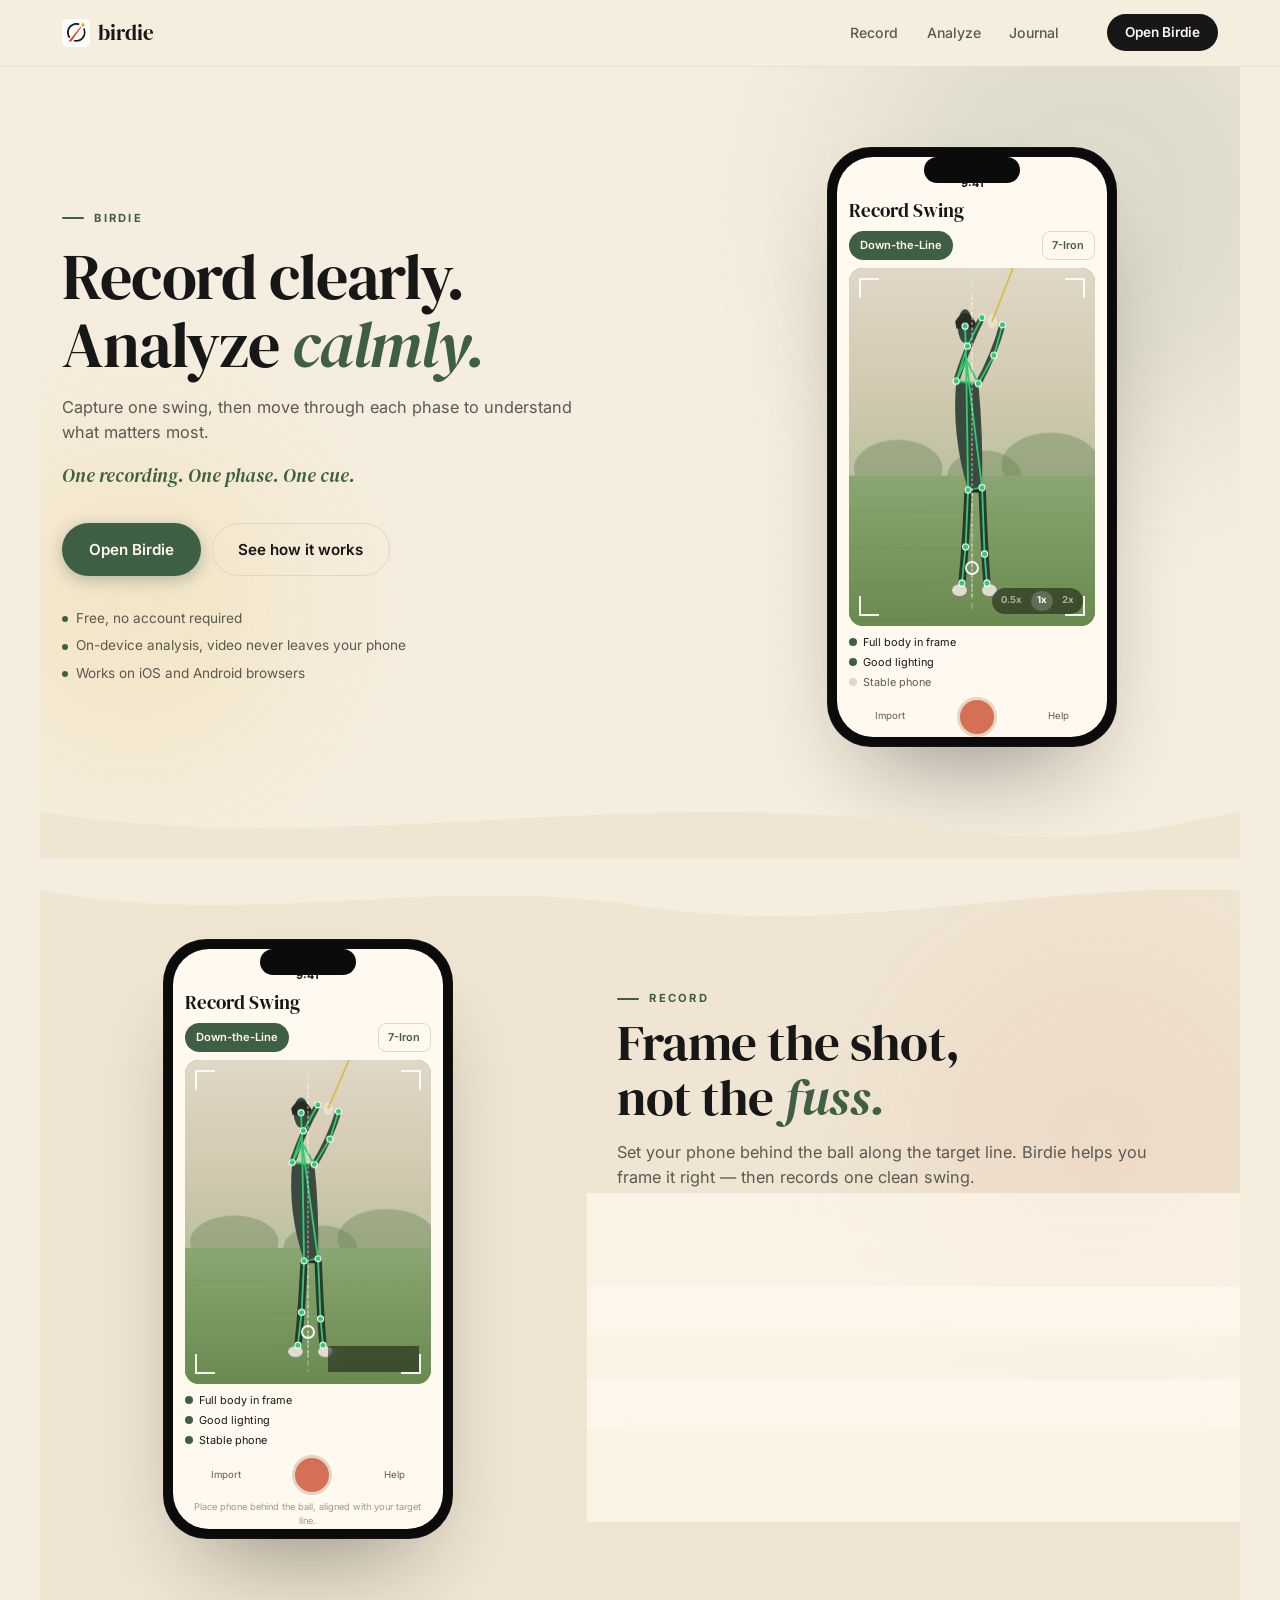
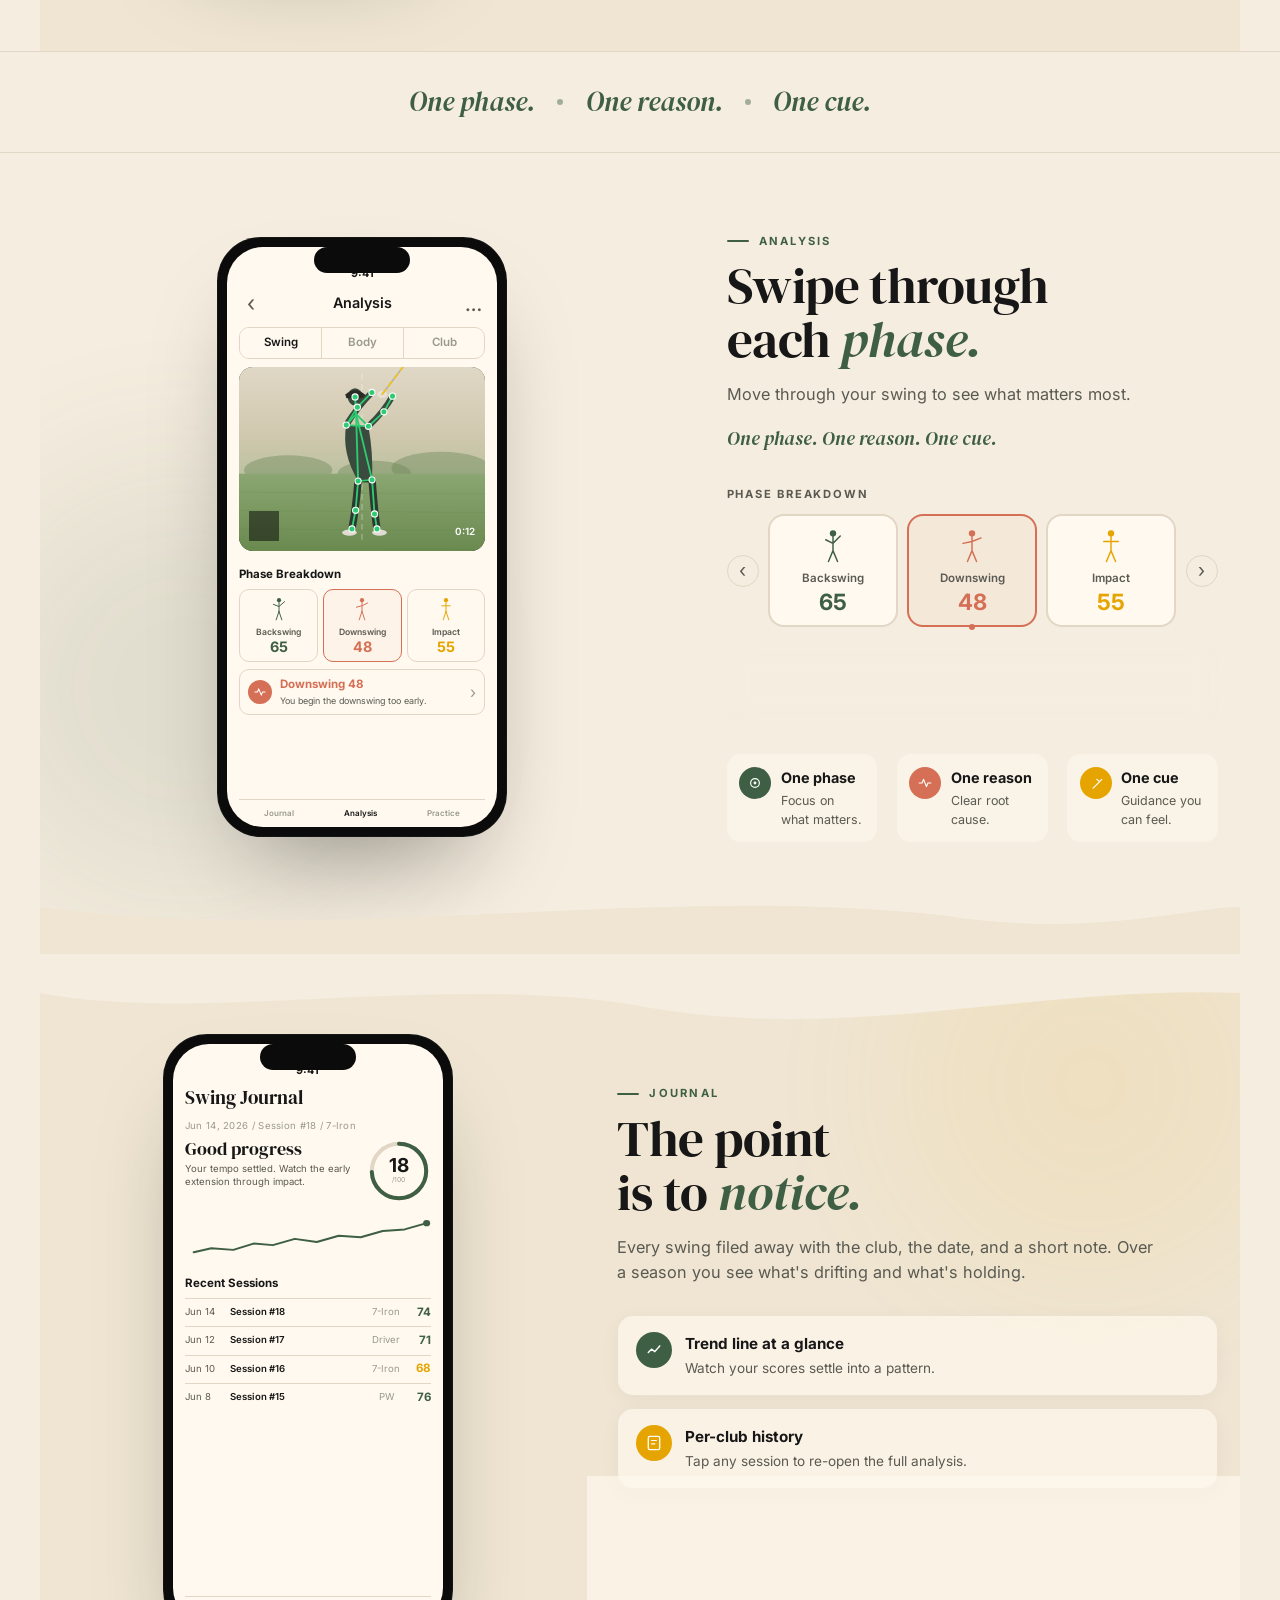
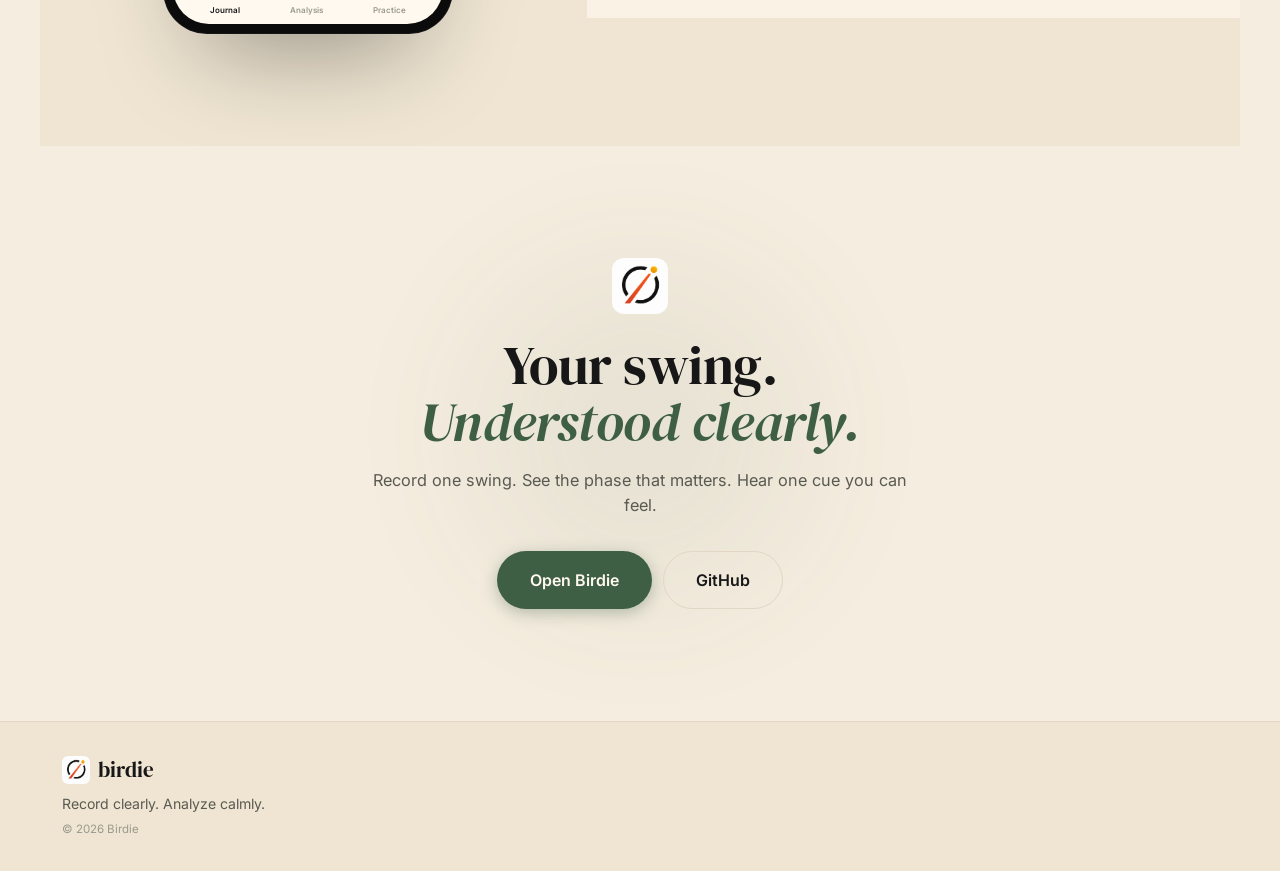
<file: site/index.html>
<!DOCTYPE html>
<html lang="en">
<head>
  <meta charset="UTF-8">
  <meta name="viewport" content="width=device-width, initial-scale=1.0">
  <meta name="theme-color" content="#F5EDDF">
  <title>Birdie — Record clearly. Analyze calmly.</title>
  <meta name="description" content="Capture one swing. See the phase that matters. Hear one cue you can feel.">
  <link rel="icon" type="image/png" href="../assets/birdie-icon.png">
  <link rel="preconnect" href="https://fonts.googleapis.com">
  <link rel="preconnect" href="https://fonts.gstatic.com" crossorigin>
  <link href="https://fonts.googleapis.com/css2?family=DM+Serif+Display:ital@0;1&family=Inter:wght@400;500;600;700&display=swap" rel="stylesheet">
  <link rel="stylesheet" href="style.css">
</head>
<body>

<!-- ====== NAV ====== -->
<header class="nav">
  <div class="nav-inner">
    <a href="#" class="brand">
      <img src="../assets/birdie-icon.png" alt="" class="brand-logo">
      <span class="brand-word">birdie</span>
    </a>
    <nav class="nav-links">
      <a href="#record">Record</a>
      <a href="#analyze">Analyze</a>
      <a href="#journal">Journal</a>
    </nav>
    <a href="../index.html" class="nav-cta">Open Birdie</a>
  </div>
</header>

<!-- ====================================================
     HERO
     ==================================================== -->
<section class="hero">
  <!-- Background blobs -->
  <div class="blob blob-1" aria-hidden="true"></div>
  <div class="blob blob-2" aria-hidden="true"></div>
  <div class="dot-grid" aria-hidden="true"></div>

  <div class="hero-inner">
    <div class="hero-copy reveal">
      <p class="eyebrow">Birdie</p>
      <h1>Record clearly.<br>Analyze <em>calmly.</em></h1>
      <p class="lede">
        Capture one swing, then move through each phase
        to understand what matters most.
      </p>
      <p class="tagline">One recording. One phase. One cue.</p>
      <div class="hero-actions">
        <a class="btn btn-primary" href="../index.html">
          <span class="btn-glow"></span>Open Birdie
        </a>
        <a class="btn btn-ghost" href="#record">See how it works</a>
      </div>
      <ul class="hero-meta">
        <li><span class="meta-dot"></span>Free, no account required</li>
        <li><span class="meta-dot"></span>On-device analysis, video never leaves your phone</li>
        <li><span class="meta-dot"></span>Works on iOS and Android browsers</li>
      </ul>
    </div>

    <div class="hero-visual reveal reveal-right" aria-hidden="true">
      <div class="iphone float-anim">
        <div class="iphone-frame">
          <div class="notch"></div>
          <div class="screen">
            <div class="ph-bar"><span>9:41</span></div>
            <div class="ph-hdr"><span class="ph-title serif">Record Swing</span></div>
            <div class="ph-tabs-row">
              <span class="ph-tab active">Down-the-Line</span>
              <span class="ph-club">7-Iron</span>
            </div>
            <div class="cam-area">
              <canvas class="swing-canvas"></canvas>
              <span class="bk tl"></span><span class="bk tr"></span>
              <span class="bk bl"></span><span class="bk br"></span>
              <div class="cam-target-line"></div>
              <div class="cam-ball"></div>
              <div class="cam-zoom"><span>0.5x</span><span class="active">1x</span><span>2x</span></div>
            </div>
            <div class="ph-checks">
              <span class="chk ok">Full body in frame</span>
              <span class="chk ok">Good lighting</span>
              <span class="chk">Stable phone</span>
            </div>
            <div class="ph-rec-row">
              <span class="rec-label">Import</span>
              <span class="rec-btn pulse-rec"></span>
              <span class="rec-label">Help</span>
            </div>
          </div>
        </div>
      </div>

    </div>
  </div>

  <!-- Wave divider -->
  <svg class="wave" viewBox="0 0 1440 100" preserveAspectRatio="none" aria-hidden="true">
    <path d="M0 40 C360 100 720 0 1080 60 C1260 90 1380 50 1440 40 L1440 100 L0 100 Z" fill="#EFE5D2"/>
  </svg>
</section>

<!-- ====================================================
     RECORD SECTION
     ==================================================== -->
<section id="record" class="split bg-alt">
  <div class="blob blob-3" aria-hidden="true"></div>
  <div class="split-inner">
    <div class="split-phone reveal reveal-left">
      <div class="iphone float-anim float-delay-1">
        <div class="iphone-frame">
          <div class="notch"></div>
          <div class="screen">
            <div class="ph-bar"><span>9:41</span></div>
            <div class="ph-hdr"><span class="ph-title serif">Record Swing</span></div>
            <div class="ph-tabs-row">
              <span class="ph-tab active">Down-the-Line</span>
              <span class="ph-club">7-Iron</span>
            </div>
            <div class="cam-area tall">
              <canvas class="swing-canvas"></canvas>
              <span class="bk tl"></span><span class="bk tr"></span>
              <span class="bk bl"></span><span class="bk br"></span>
              <div class="cam-target-line"></div>
              <div class="cam-ball"></div>
              <div class="cam-zoom"><span>0.5x</span><span class="active">1x</span><span>2x</span></div>
            </div>
            <div class="ph-checks">
              <span class="chk ok">Full body in frame</span>
              <span class="chk ok">Good lighting</span>
              <span class="chk ok">Stable phone</span>
            </div>
            <div class="ph-rec-row">
              <span class="rec-label">Import</span>
              <span class="rec-btn pulse-rec"></span>
              <span class="rec-label">Help</span>
            </div>
            <p class="ph-hint">Place phone behind the ball, aligned with your target line.</p>
          </div>
        </div>
      </div>
    </div>
    <div class="split-copy reveal">
      <p class="eyebrow">Record</p>
      <h2>Frame the shot,<br>not the <em>fuss.</em></h2>
      <p class="lede">
        Set your phone behind the ball along the target line.
        Birdie helps you frame it right — then records one clean swing.
      </p>
      <div class="feature-list">
        <div class="fl-card glass">
          <span class="fl-mark green-bg"><svg viewBox="0 0 22 22" fill="none"><circle cx="11" cy="11" r="7" stroke="#fff" stroke-width="1.6"/><circle cx="11" cy="11" r="2.5" fill="#fff"/></svg></span>
          <div><strong>Down-the-line by default</strong><p>The angle coaches actually want to see.</p></div>
        </div>
        <div class="fl-card glass">
          <span class="fl-mark amber-bg"><svg viewBox="0 0 22 22" fill="none"><path d="M3 11 Q11 5 19 11 Q11 17 3 11 Z" stroke="#fff" stroke-width="1.6" fill="none"/><circle cx="11" cy="11" r="2.5" fill="#fff"/></svg></span>
          <div><strong>Ultra-wide lens support</strong><p>Switch to 0.5x so the whole body fits.</p></div>
        </div>
        <div class="fl-card glass">
          <span class="fl-mark coral-bg"><svg viewBox="0 0 22 22" fill="none"><rect x="5" y="6" width="12" height="10" rx="2" stroke="#fff" stroke-width="1.6" fill="none"/><path d="M9 11 L13 13 L9 15 Z" fill="#fff"/></svg></span>
          <div><strong>Import from your library</strong><p>Pick an existing video. Same analysis.</p></div>
        </div>
      </div>
    </div>
  </div>
  <svg class="wave wave-flip" viewBox="0 0 1440 100" preserveAspectRatio="none" aria-hidden="true">
    <path d="M0 60 C240 10 480 80 720 40 C960 0 1200 70 1440 60 L1440 100 L0 100 Z" fill="#F5EDDF"/>
  </svg>
</section>

<!-- ====================================================
     TAGLINE STRIP
     ==================================================== -->
<section class="strip">
  <div class="strip-inner reveal">
    <em>One phase.</em>
    <span class="strip-dot"></span>
    <em>One reason.</em>
    <span class="strip-dot"></span>
    <em>One cue.</em>
  </div>
</section>

<!-- ====================================================
     ANALYZE SECTION
     ==================================================== -->
<section id="analyze" class="split split-reverse">
  <div class="blob blob-4" aria-hidden="true"></div>
  <div class="split-inner">
    <div class="split-copy reveal">
      <p class="eyebrow">Analysis</p>
      <h2>Swipe through<br>each <em>phase.</em></h2>
      <p class="lede">
        Move through your swing to see what matters most.
      </p>
      <p class="tagline">One phase. One reason. One cue.</p>

      <h4 class="callout-label">Phase Breakdown</h4>
      <div class="callout-phases reveal">
        <button class="cp-arrow">&lsaquo;</button>
        <div class="cp-chip hover-lift"><svg class="cp-fig" viewBox="0 0 32 44"><circle cx="16" cy="7" r="3.5" fill="#3F5F45"/><path d="M16 10 L16 26 M8 14 L16 18 L24 10 M16 26 L11 38 M16 26 L21 38" stroke="#3F5F45" stroke-width="1.6" stroke-linecap="round" fill="none"/></svg><span>Backswing</span><strong class="green">65</strong></div>
        <div class="cp-chip selected hover-lift"><svg class="cp-fig" viewBox="0 0 32 44"><circle cx="16" cy="7" r="3.5" fill="#D56F55"/><path d="M16 10 L16 26 M6 18 L16 16 L26 12 M16 26 L11 38 M16 26 L21 38" stroke="#D56F55" stroke-width="1.6" stroke-linecap="round" fill="none"/></svg><span>Downswing</span><strong class="coral">48</strong><span class="chip-dot pulse-dot"></span></div>
        <div class="cp-chip hover-lift"><svg class="cp-fig" viewBox="0 0 32 44"><circle cx="16" cy="7" r="3.5" fill="#E5A400"/><path d="M16 10 L16 26 M8 16 L24 16 M16 26 L11 38 M16 26 L21 38" stroke="#E5A400" stroke-width="1.6" stroke-linecap="round" fill="none"/></svg><span>Impact</span><strong class="amber">55</strong></div>
        <button class="cp-arrow">&rsaquo;</button>
      </div>

      <div class="callout-detail glass reveal">
        <span class="cd-mark"><svg viewBox="0 0 22 22" fill="none"><path d="M3 11 L7 11 L9 6 L13 16 L15 11 L19 11" stroke="#fff" stroke-width="1.8" stroke-linecap="round" stroke-linejoin="round"/></svg></span>
        <div class="cd-body"><strong class="coral">Downswing 48</strong><p>You begin the downswing too early.</p></div>
        <span class="cd-arrow">&rsaquo;</span>
      </div>

      <div class="three-badges reveal">
        <div class="badge hover-lift"><span class="badge-mark green-bg"><svg viewBox="0 0 22 22" fill="none"><circle cx="11" cy="11" r="6" stroke="#fff" stroke-width="1.6"/><circle cx="11" cy="11" r="2" fill="#fff"/></svg></span><div><strong>One phase</strong><p>Focus on what matters.</p></div></div>
        <div class="badge hover-lift"><span class="badge-mark coral-bg"><svg viewBox="0 0 22 22" fill="none"><path d="M3 11 L7 11 L9 6 L13 16 L15 11 L19 11" stroke="#fff" stroke-width="1.6" stroke-linecap="round" stroke-linejoin="round"/></svg></span><div><strong>One reason</strong><p>Clear root cause.</p></div></div>
        <div class="badge hover-lift"><span class="badge-mark amber-bg"><svg viewBox="0 0 22 22" fill="none"><path d="M7 18 L16 9 L19 6 M16 9 L12 6" stroke="#fff" stroke-width="1.6" stroke-linecap="round" stroke-linejoin="round"/></svg></span><div><strong>One cue</strong><p>Guidance you can feel.</p></div></div>
      </div>
    </div>

    <div class="split-phone reveal reveal-right">
      <div class="iphone float-anim float-delay-2">
        <div class="iphone-frame">
          <div class="notch"></div>
          <div class="screen">
            <div class="ph-bar"><span>9:41</span></div>
            <div class="ph-hdr">
              <button class="ph-back">&lsaquo;</button>
              <span class="ph-title-c">Analysis</span>
              <button class="ph-more">&hellip;</button>
            </div>
            <div class="ph-cat-tabs">
              <span class="ct active">Swing</span><span class="ct">Body</span><span class="ct">Club</span>
            </div>
            <div class="video-frame">
              <canvas class="swing-canvas"></canvas>
              <span class="vf-play"><svg viewBox="0 0 22 22" fill="none"><path d="M8 6 L17 11 L8 16 Z" fill="#fff"/></svg></span>
              <span class="vf-time">0:12</span>
            </div>
            <h4 class="ph-label">Phase Breakdown</h4>
            <div class="ph-phases">
              <div class="pp"><svg class="pp-fig" viewBox="0 0 28 40"><circle cx="14" cy="6" r="3" fill="#3F5F45"/><path d="M14 9 L14 22 M6 12 L14 15 L22 8 M14 22 L10 34 M14 22 L18 34" stroke="#3F5F45" stroke-width="1.4" stroke-linecap="round" fill="none"/></svg><span>Backswing</span><strong class="green">65</strong></div>
              <div class="pp sel"><svg class="pp-fig" viewBox="0 0 28 40"><circle cx="14" cy="6" r="3" fill="#D56F55"/><path d="M14 9 L14 22 M6 16 L14 14 L22 10 M14 22 L10 34 M14 22 L18 34" stroke="#D56F55" stroke-width="1.4" stroke-linecap="round" fill="none"/></svg><span>Downswing</span><strong class="coral">48</strong></div>
              <div class="pp"><svg class="pp-fig" viewBox="0 0 28 40"><circle cx="14" cy="6" r="3" fill="#E5A400"/><path d="M14 9 L14 22 M8 14 L20 14 M14 22 L10 34 M14 22 L18 34" stroke="#E5A400" stroke-width="1.4" stroke-linecap="round" fill="none"/></svg><span>Impact</span><strong class="amber">55</strong></div>
            </div>
            <div class="ph-detail-card">
              <span class="pdc-ico"><svg viewBox="0 0 22 22" fill="none"><path d="M3 11 L7 11 L9 6 L13 16 L15 11 L19 11" stroke="#fff" stroke-width="1.6" stroke-linecap="round" stroke-linejoin="round"/></svg></span>
              <div><strong class="coral">Downswing 48</strong><p>You begin the downswing too early.</p></div>
              <span class="pdc-arr">&rsaquo;</span>
            </div>
            <div class="ph-tab-bar">
              <span>Journal</span><span class="active">Analysis</span><span>Practice</span>
            </div>
          </div>
        </div>
      </div>

    </div>
  </div>
  <svg class="wave" viewBox="0 0 1440 100" preserveAspectRatio="none" aria-hidden="true">
    <path d="M0 40 C360 90 720 10 1080 50 C1260 80 1380 40 1440 40 L1440 100 L0 100 Z" fill="#EFE5D2"/>
  </svg>
</section>

<!-- ====================================================
     JOURNAL SECTION
     ==================================================== -->
<section id="journal" class="split bg-alt">
  <div class="blob blob-5" aria-hidden="true"></div>
  <div class="split-inner">
    <div class="split-phone reveal reveal-left">
      <div class="iphone float-anim">
        <div class="iphone-frame">
          <div class="notch"></div>
          <div class="screen">
            <div class="ph-bar"><span>9:41</span></div>
            <div class="ph-hdr"><span class="ph-title serif">Swing Journal</span></div>
            <p class="jm-meta">Jun 14, 2026 / Session #18 / 7-Iron</p>
            <div class="jm-hero-row">
              <div class="jm-text">
                <h3 class="serif">Good progress</h3>
                <p>Your tempo settled. Watch the early extension through impact.</p>
              </div>
              <div class="jm-ring">
                <svg viewBox="0 0 80 80">
                  <circle cx="40" cy="40" r="34" stroke="#E2D6C5" stroke-width="5" fill="none"/>
                  <circle class="ring-anim" cx="40" cy="40" r="34" stroke="#3F5F45" stroke-width="5" fill="none"
                    stroke-dasharray="213.6" stroke-dashoffset="213.6" stroke-linecap="round"
                    transform="rotate(-90 40 40)" data-target="55"/>
                </svg>
                <div class="jm-ring-text"><span class="counter" data-to="74">0</span><small>/100</small></div>
              </div>
            </div>
            <svg class="jm-chart" viewBox="0 0 280 70" preserveAspectRatio="none">
              <polyline class="chart-line" points="10,55 30,50 55,52 78,44 100,46 125,38 150,42 175,34 200,36 225,28 250,26 275,18"
                stroke="#3F5F45" stroke-width="2.5" fill="none" stroke-linecap="round" stroke-linejoin="round"/>
              <circle cx="275" cy="18" r="4" fill="#3F5F45"/>
            </svg>
            <h4 class="ph-label">Recent Sessions</h4>
            <div class="jm-row"><span>Jun 14</span><span>Session #18</span><span>7-Iron</span><strong class="green">74</strong></div>
            <div class="jm-row"><span>Jun 12</span><span>Session #17</span><span>Driver</span><strong class="green">71</strong></div>
            <div class="jm-row"><span>Jun 10</span><span>Session #16</span><span>7-Iron</span><strong class="amber">68</strong></div>
            <div class="jm-row"><span>Jun  8</span><span>Session #15</span><span>PW</span><strong class="green">76</strong></div>
            <div class="ph-tab-bar">
              <span class="active">Journal</span><span>Analysis</span><span>Practice</span>
            </div>
          </div>
        </div>
      </div>
    </div>
    <div class="split-copy reveal">
      <p class="eyebrow">Journal</p>
      <h2>The point<br>is to <em>notice.</em></h2>
      <p class="lede">
        Every swing filed away with the club, the date, and a short note.
        Over a season you see what's drifting and what's holding.
      </p>
      <div class="feature-list">
        <div class="fl-card glass hover-lift">
          <span class="fl-mark green-bg"><svg viewBox="0 0 22 22" fill="none"><polyline points="4,14 8,10 12,13 18,6" stroke="#fff" stroke-width="1.8" stroke-linecap="round" stroke-linejoin="round" fill="none"/></svg></span>
          <div><strong>Trend line at a glance</strong><p>Watch your scores settle into a pattern.</p></div>
        </div>
        <div class="fl-card glass hover-lift">
          <span class="fl-mark amber-bg"><svg viewBox="0 0 22 22" fill="none"><rect x="4" y="3" width="14" height="16" rx="2" stroke="#fff" stroke-width="1.6" fill="none"/><path d="M8 8h6M8 12h4" stroke="#fff" stroke-width="1.4" stroke-linecap="round"/></svg></span>
          <div><strong>Per-club history</strong><p>Tap any session to re-open the full analysis.</p></div>
        </div>
        <div class="fl-card glass hover-lift">
          <span class="fl-mark coral-bg"><svg viewBox="0 0 22 22" fill="none"><path d="M11 4v7M4 11h7M11 18v-7M18 11h-7" stroke="#fff" stroke-width="1.8" stroke-linecap="round"/></svg></span>
          <div><strong>Everything on your device</strong><p>No cloud, no account. Your data is yours.</p></div>
        </div>
      </div>
    </div>
  </div>
  <svg class="wave wave-flip" viewBox="0 0 1440 100" preserveAspectRatio="none" aria-hidden="true">
    <path d="M0 50 C200 10 500 80 740 30 C980 -10 1200 60 1440 50 L1440 100 L0 100 Z" fill="#F5EDDF"/>
  </svg>
</section>

<!-- ====================================================
     CTA
     ==================================================== -->
<section class="cta">
  <div class="blob blob-6" aria-hidden="true"></div>
  <div class="cta-inner reveal">
    <img src="../assets/birdie-icon.png" alt="" class="cta-icon">
    <h2>Your swing.<br><em>Understood clearly.</em></h2>
    <p class="lede">
      Record one swing. See the phase that matters. Hear one cue you can feel.
    </p>
    <div class="cta-actions">
      <a class="btn btn-primary btn-lg" href="../index.html"><span class="btn-glow"></span>Open Birdie</a>
      <a class="btn btn-ghost btn-lg" href="https://github.com/Ma2c0/golf-swing-analyzer" target="_blank" rel="noopener">GitHub</a>
    </div>
  </div>
</section>

<footer class="foot">
  <div class="foot-inner">
    <a href="#" class="brand"><img src="../assets/birdie-icon.png" alt="" class="brand-logo"><span class="brand-word">birdie</span></a>
    <p>Record clearly. Analyze calmly.</p>
    <small>&copy; 2026 Birdie</small>
  </div>
</footer>

<!-- Scroll animations -->
<script>
(function(){
  // Reveal on scroll
  const reveals = document.querySelectorAll('.reveal');
  const io = new IntersectionObserver((entries) => {
    entries.forEach(e => { if (e.isIntersecting) { e.target.classList.add('visible'); io.unobserve(e.target); }});
  }, { threshold: 0.15 });
  reveals.forEach(el => io.observe(el));

  // Counter animation
  const counters = document.querySelectorAll('.counter');
  const cio = new IntersectionObserver((entries) => {
    entries.forEach(e => {
      if (!e.isIntersecting) return;
      const el = e.target, to = +el.dataset.to;
      let n = 0;
      const step = () => { n += Math.ceil(to / 40); if (n > to) n = to; el.textContent = n; if (n < to) requestAnimationFrame(step); };
      step(); cio.unobserve(el);
    });
  }, { threshold: 0.5 });
  counters.forEach(el => cio.observe(el));

  // Score ring animation
  const rings = document.querySelectorAll('.ring-anim');
  const rio = new IntersectionObserver((entries) => {
    entries.forEach(e => {
      if (!e.isIntersecting) return;
      const el = e.target, target = +el.dataset.target;
      el.style.transition = 'stroke-dashoffset 1.2s ease-out';
      el.style.strokeDashoffset = target;
      rio.unobserve(el);
    });
  }, { threshold: 0.5 });
  rings.forEach(el => rio.observe(el));
})();
</script>

<script src="swing-anim.js"></script>
</body>
</html>
</file>
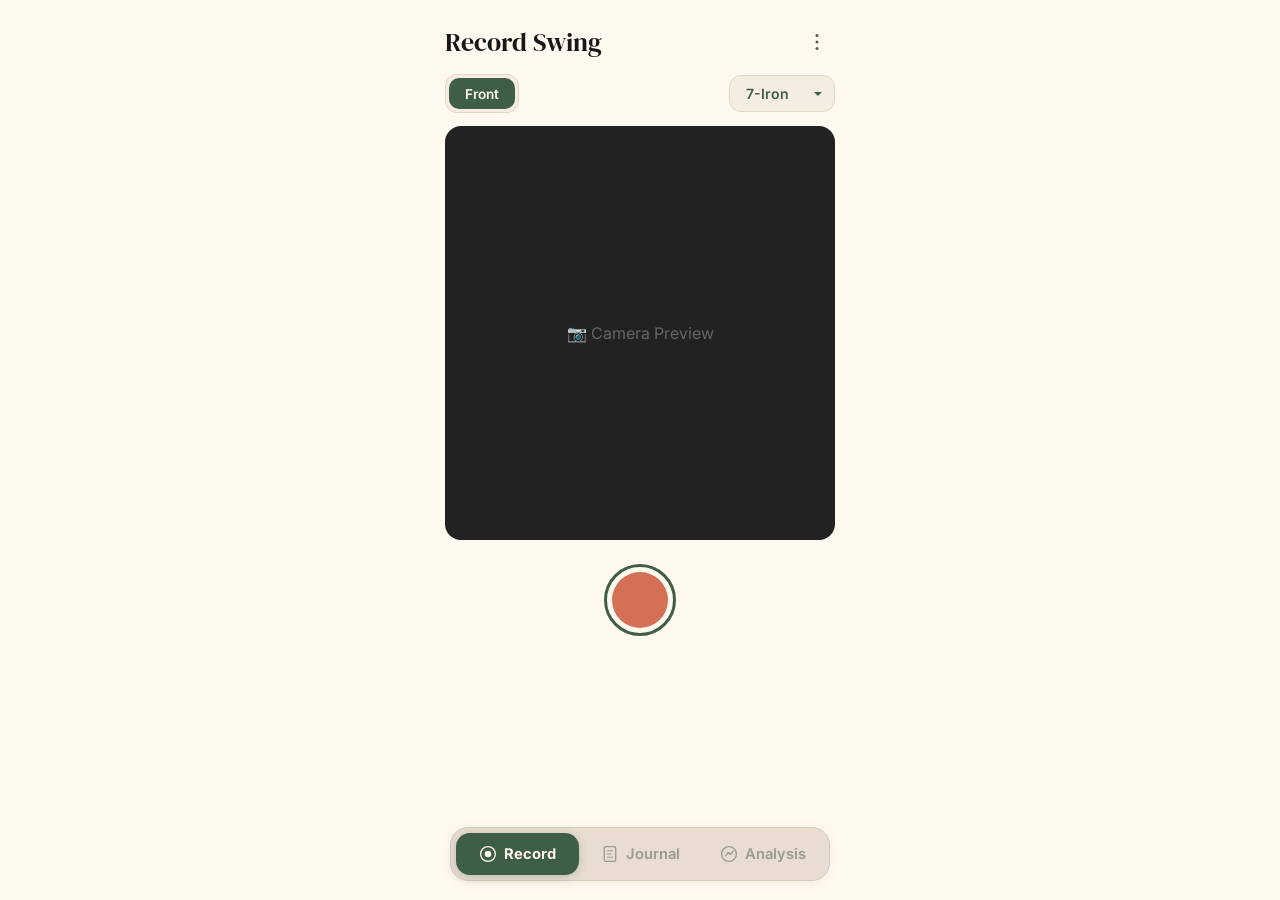
<file: mockup-redesign.html>
<!DOCTYPE html>
<html lang="en">
<head>
<meta charset="UTF-8">
<meta name="viewport" content="width=device-width, initial-scale=1.0, maximum-scale=1.0, user-scalable=no">
<title>Birdie — Redesign Mockup</title>
<link rel="preconnect" href="https://fonts.googleapis.com">
<link rel="preconnect" href="https://fonts.gstatic.com" crossorigin>
<link href="https://fonts.googleapis.com/css2?family=DM+Serif+Display:ital@0;1&family=Inter:wght@400;500;600;700&display=swap" rel="stylesheet">
<style>
  *, *::before, *::after { margin: 0; padding: 0; box-sizing: border-box; }

  :root {
    --cream: #FFF9EF;
    --warm: #F5EDDF;
    --ink: #171717;
    --sage: #77946F;
    --moss: #3F5F45;
    --amber: #E5A400;
    --clay: #D56F55;
    --line: #E2D6C5;
    --text1: #171717;
    --text2: #5A5A52;
    --text3: #9A9A8E;

    /* Rail colors — warm earthy theme */
    --rail-bg: #E8DDD0;
    --rail-slider: #3F5F45;
    --rail-text: #9A9A8E;
    --rail-active: #FFF9EF;
    --btn-dark: #3F5F45;
    --btn-border: #D6CABB;
    --accent-green: #FFF9EF;

    --r: 12px;
    --r-lg: 16px;
    --r-xl: 24px;
    --pill: 100px;
    --tab-h: 80px;
    --safe-b: env(safe-area-inset-bottom, 0px);
  }

  html, body {
    height: 100%;
    font-family: 'Inter', -apple-system, BlinkMacSystemFont, sans-serif;
    background: var(--cream);
    color: var(--text1);
    -webkit-font-smoothing: antialiased;
    overflow: hidden;
    -webkit-user-select: none;
    user-select: none;
  }

  .app {
    position: fixed; inset: 0;
    display: flex; flex-direction: column;
    background: var(--cream);
    max-width: 430px;
    margin: 0 auto;
  }

  /* ===== TAB SCREENS ===== */
  .tab-screen {
    display: none;
    position: absolute; top: 0; left: 0; right: 0;
    bottom: var(--tab-h);
    flex-direction: column;
    background: var(--cream);
    overflow-y: auto;
    -webkit-overflow-scrolling: touch;
  }
  .tab-screen.active { display: flex; }

  .tab-content {
    flex: 1; padding: 0 1.25rem 2rem;
    display: flex; flex-direction: column;
  }

  /* ===== HEADER ===== */
  .screen-header {
    display: flex; align-items: center; gap: .6rem;
    padding: 1.5rem 1.25rem .9rem;
    background: var(--cream);
    position: sticky; top: 0; z-index: 10;
  }
  .screen-title {
    font-family: 'DM Serif Display', Georgia, serif;
    font-size: 1.6rem;
    font-weight: 400;
    color: var(--ink);
    flex: 1;
  }
  .header-icon-btn {
    width: 36px; height: 36px;
    display: flex; align-items: center; justify-content: center;
    background: none; border: none; color: var(--text2);
    cursor: pointer; border-radius: 50%;
  }

  /* ===== NEW SLIDING RAIL TAB BAR ===== */
  .tab-rail-wrap {
    position: fixed; bottom: 0; left: 0; right: 0;
    display: flex; justify-content: center;
    padding: 0 1rem calc(var(--safe-b) + 12px);
    background: var(--cream);
    z-index: 100;
    height: var(--tab-h);
    align-items: center;
  }

  .tab-rail {
    position: relative;
    display: flex;
    align-items: center;
    background: var(--rail-bg);
    border-radius: 18px;
    padding: 5px;
    width: 100%;
    max-width: 380px;
    height: 54px;
    border: 1.5px solid var(--btn-border);
    box-shadow: 0 2px 12px rgba(0,0,0,0.06);
  }

  .tab-rail-slider {
    position: absolute;
    top: 5px; left: 5px;
    width: calc(33.333% - 3.33px);
    height: calc(100% - 10px);
    background: var(--rail-slider);
    border-radius: 14px;
    transition: transform 0.3s cubic-bezier(0.4, 0.0, 0.2, 1);
    box-shadow: 0 2px 8px rgba(63,95,69,0.25);
    border: none;
    z-index: 1;
  }
  .tab-rail-slider[data-pos="0"] { transform: translateX(0); }
  .tab-rail-slider[data-pos="1"] { transform: translateX(calc(100% + 3.33px)); }
  .tab-rail-slider[data-pos="2"] { transform: translateX(calc(200% + 6.66px)); }

  .rail-btn {
    flex: 1;
    display: flex; align-items: center; justify-content: center; gap: 7px;
    background: none; border: none;
    color: var(--rail-text);
    font-family: 'Inter', sans-serif;
    font-size: 0.92rem;
    font-weight: 600;
    cursor: pointer;
    padding: 0.5rem 0;
    position: relative;
    z-index: 2;
    transition: color 0.25s ease;
    -webkit-tap-highlight-color: transparent;
  }
  .rail-btn.active {
    color: var(--accent-green);
    font-weight: 700;
    text-shadow: 0 1px 2px rgba(0,0,0,0.1);
  }
  .rail-btn svg {
    width: 18px; height: 18px;
    flex-shrink: 0;
  }

  /* ===== NEW BUTTON STYLES ===== */
  .btn-new {
    display: inline-flex; align-items: center; justify-content: center; gap: 8px;
    background: var(--moss);
    color: var(--cream);
    border: none;
    border-radius: var(--pill);
    padding: 0.75rem 1.5rem;
    font-family: 'Inter', sans-serif;
    font-size: 0.95rem;
    font-weight: 600;
    cursor: pointer;
    transition: all 0.15s ease;
    -webkit-tap-highlight-color: transparent;
  }
  .btn-new:active {
    transform: scale(0.96);
    opacity: 0.9;
  }
  .btn-new-primary {
    background: var(--moss);
    box-shadow: 0 2px 12px rgba(63,95,69,0.2);
  }
  .btn-new-block {
    display: flex; width: 100%; max-width: 340px; margin: 0 auto;
  }
  .btn-new-lg {
    padding: 0.9rem 2rem;
    font-size: 1.05rem;
    border-radius: 16px;
  }

  /* ===== PILL TOGGLE (for sub-options like Front/DTL) ===== */
  .pill-toggle {
    display: inline-flex;
    background: var(--warm);
    border-radius: 12px;
    padding: 3px;
    border: 1px solid var(--line);
    gap: 2px;
  }
  .pill-toggle-opt {
    padding: 0.45rem 1rem;
    background: none;
    border: none;
    border-radius: 10px;
    color: var(--text3);
    font-family: 'Inter', sans-serif;
    font-size: 0.85rem;
    font-weight: 600;
    cursor: pointer;
    transition: all 0.2s ease;
  }
  .pill-toggle-opt.active {
    background: var(--moss);
    color: var(--cream);
  }

  /* ===== CARDS ===== */
  .card-new {
    background: #fff;
    border: 1px solid var(--line);
    border-radius: var(--r-lg);
    padding: 1.1rem 1.2rem;
    margin-bottom: 0.9rem;
  }
  .card-new h4 {
    font-family: 'DM Serif Display', Georgia, serif;
    font-size: 1.05rem;
    font-weight: 400;
    color: var(--ink);
    margin-bottom: 0.4rem;
  }
  .card-new p {
    font-size: 0.92rem;
    line-height: 1.55;
    color: var(--text2);
  }
  .card-new .label {
    font-size: 0.78rem;
    color: var(--text3);
    font-weight: 500;
    margin-bottom: 0.2rem;
  }

  /* ===== SELECT ===== */
  .select-new {
    appearance: none;
    background: var(--warm);
    color: var(--moss);
    border: 1px solid var(--line);
    border-radius: 12px;
    padding: 0.55rem 2rem 0.55rem 1rem;
    font-family: 'Inter', sans-serif;
    font-size: 0.88rem;
    font-weight: 600;
    cursor: pointer;
    background-image: url("data:image/svg+xml,%3Csvg xmlns='http://www.w3.org/2000/svg' width='12' height='12' fill='%233F5F45'%3E%3Cpath d='M2 4l4 4 4-4'/%3E%3C/svg%3E");
    background-repeat: no-repeat;
    background-position: right 10px center;
  }

  /* ===== DEMO CONTENT ===== */
  .cam-placeholder {
    width: 100%;
    aspect-ratio: 3/4;
    max-height: 46vh;
    background: #222;
    border-radius: var(--r-lg);
    display: flex;
    align-items: center;
    justify-content: center;
    color: #555;
    font-size: 0.9rem;
    margin-bottom: 1rem;
    position: relative;
    overflow: hidden;
  }
  .cam-placeholder::after {
    content: '📷 Camera Preview';
    font-size: 1rem;
    color: #666;
  }

  .record-controls {
    display: flex; align-items: center; justify-content: center;
    gap: 1rem; margin-top: 0.5rem;
  }

  .record-btn-ring {
    width: 72px; height: 72px;
    border-radius: 50%;
    border: 3px solid var(--moss);
    display: flex; align-items: center; justify-content: center;
    background: none; cursor: pointer;
  }
  .record-btn-inner {
    width: 56px; height: 56px;
    border-radius: 50%;
    background: var(--clay);
  }

  .options-row {
    display: flex; align-items: center; justify-content: space-between;
    margin-bottom: 0.8rem;
  }

  .journal-entry {
    display: flex; gap: 0.8rem; align-items: flex-start;
  }
  .journal-thumb {
    width: 56px; height: 56px;
    border-radius: 10px;
    background: var(--warm);
    flex-shrink: 0;
  }
  .journal-meta {
    flex: 1;
  }
  .journal-meta h4 {
    font-family: 'DM Serif Display', Georgia, serif;
    font-size: 1rem; font-weight: 400; margin-bottom: 0.2rem;
  }
  .journal-meta p {
    font-size: 0.85rem; color: var(--text3); line-height: 1.4;
  }

  .empty-state {
    display: flex; flex-direction: column;
    align-items: center; justify-content: center;
    text-align: center; padding: 3rem 2rem; gap: 0.8rem;
  }
  .empty-state h3 {
    font-family: 'DM Serif Display', Georgia, serif;
    font-size: 1.2rem; font-weight: 400; color: var(--ink);
  }
  .empty-state p {
    font-size: 0.92rem; color: var(--text3); line-height: 1.5;
  }

  /* ===== COMPARISON SECTION ===== */
  .comparison {
    padding: 2rem 1.25rem;
    border-top: 2px dashed var(--line);
    margin-top: 1rem;
  }
  .comparison h3 {
    font-family: 'DM Serif Display', Georgia, serif;
    font-size: 1.2rem;
    text-align: center;
    margin-bottom: 1.5rem;
    color: var(--text2);
  }
  .compare-row {
    display: flex; gap: 1rem; margin-bottom: 1.5rem;
  }
  .compare-col {
    flex: 1; text-align: center;
  }
  .compare-col h4 {
    font-size: 0.8rem; font-weight: 700; color: var(--text3);
    text-transform: uppercase; letter-spacing: 0.05em;
    margin-bottom: 0.5rem;
  }
  .old-btn {
    border: none; border-radius: var(--pill);
    font-size: .85rem; font-weight: 600;
    cursor: pointer; padding: .7rem 1.6rem;
    font-family: inherit;
    background: var(--moss); color: var(--cream);
  }
  .old-tab-bar {
    display: flex; align-items: center; justify-content: space-around;
    background: var(--cream); border: 1px solid var(--line);
    border-radius: 12px; padding: 0.5rem 0;
    height: 54px;
  }
  .old-tab-btn {
    flex: 1; display: flex; flex-direction: column; align-items: center; gap: 2px;
    background: none; border: none; color: var(--text3);
    font-size: 0.6rem; font-weight: 600; font-family: inherit;
  }
  .old-tab-btn.active { color: var(--moss); }

  /* ===== LABEL TAG ===== */
  .redesign-label {
    display: inline-block;
    background: var(--accent-green);
    color: var(--rail-bg);
    font-size: 0.7rem;
    font-weight: 700;
    padding: 3px 8px;
    border-radius: 6px;
    margin-left: 8px;
    vertical-align: middle;
  }
</style>
</head>
<body>

<div class="app">

  <!-- ===== TAB: RECORD ===== -->
  <div id="tab-record" class="tab-screen active">
    <header class="screen-header">
      <h2 class="screen-title">Record Swing</h2>
      <button class="header-icon-btn">
        <svg width="22" height="22" viewBox="0 0 22 22" fill="none">
          <circle cx="11" cy="4.5" r="1.5" fill="currentColor"/>
          <circle cx="11" cy="11" r="1.5" fill="currentColor"/>
          <circle cx="11" cy="17.5" r="1.5" fill="currentColor"/>
        </svg>
      </button>
    </header>

    <div class="tab-content">
      <div class="options-row">
        <div class="pill-toggle">
          <button class="pill-toggle-opt active">Front</button>
        </div>
        <select class="select-new">
          <option>7-Iron</option>
          <option>Driver</option>
          <option>3-Wood</option>
        </select>
      </div>

      <div class="cam-placeholder"></div>

      <div class="record-controls">
        <button class="record-btn-ring">
          <div class="record-btn-inner"></div>
        </button>
      </div>
    </div>
  </div>

  <!-- ===== TAB: JOURNAL ===== -->
  <div id="tab-journal" class="tab-screen">
    <header class="screen-header">
      <h2 class="screen-title">Journal</h2>
      <button class="header-icon-btn">
        <svg width="22" height="22" viewBox="0 0 22 22" fill="none">
          <path d="M5 6h12M5 11h8M5 16h12" stroke="currentColor" stroke-width="1.6" stroke-linecap="round"/>
        </svg>
      </button>
    </header>
    <div class="tab-content">
      <div class="card-new">
        <div class="journal-entry">
          <div class="journal-thumb"></div>
          <div class="journal-meta">
            <h4>Morning Session</h4>
            <p>7-Iron · Front View · Jun 10</p>
          </div>
        </div>
      </div>
      <div class="card-new">
        <div class="journal-entry">
          <div class="journal-thumb"></div>
          <div class="journal-meta">
            <h4>Driving Range</h4>
            <p>Driver · Front View · Jun 9</p>
          </div>
        </div>
      </div>
      <div class="card-new">
        <div class="journal-entry">
          <div class="journal-thumb"></div>
          <div class="journal-meta">
            <h4>Short Game Practice</h4>
            <p>Pitching Wedge · Front View · Jun 8</p>
          </div>
        </div>
      </div>
    </div>
  </div>

  <!-- ===== TAB: ANALYSIS ===== -->
  <div id="tab-analysis" class="tab-screen">
    <header class="screen-header">
      <h2 class="screen-title">Analysis</h2>
      <button class="header-icon-btn">
        <svg width="22" height="22" viewBox="0 0 22 22" fill="none">
          <circle cx="11" cy="4.5" r="1.5" fill="currentColor"/>
          <circle cx="11" cy="11" r="1.5" fill="currentColor"/>
          <circle cx="11" cy="17.5" r="1.5" fill="currentColor"/>
        </svg>
      </button>
    </header>
    <div class="tab-content">
      <div class="card-new">
        <p class="label">Current Phase</p>
        <h4>Backswing</h4>
        <p>Focus on maintaining spine angle through the takeaway. Your lead arm stays connected well.</p>
      </div>
      <div class="card-new">
        <p class="label">Key Cue</p>
        <h4>Keep the Triangle</h4>
        <p>Maintain the triangle formed by your arms and shoulders during the first phase of backswing.</p>
      </div>
      <div style="margin-top: 0.5rem;">
        <button class="btn-new btn-new-primary btn-new-lg btn-new-block">
          <svg width="18" height="18" viewBox="0 0 18 18" fill="none"><path d="M9 3v12M3 9h12" stroke="currentColor" stroke-width="2" stroke-linecap="round"/></svg>
          Record New Swing
        </button>
      </div>
    </div>
  </div>

  <!-- ===== SLIDING RAIL TAB BAR ===== -->
  <div class="tab-rail-wrap">
    <div class="tab-rail">
      <div class="tab-rail-slider" data-pos="0" id="rail-slider"></div>
      <button class="rail-btn active" data-tab="record" data-pos="0">
        <svg viewBox="0 0 22 22" fill="none">
          <circle cx="11" cy="11" r="9" stroke="currentColor" stroke-width="1.6" fill="none"/>
          <circle cx="11" cy="11" r="4" fill="currentColor"/>
        </svg>
        Record
      </button>
      <button class="rail-btn" data-tab="journal" data-pos="1">
        <svg viewBox="0 0 22 22" fill="none">
          <rect x="4" y="2" width="14" height="18" rx="2" stroke="currentColor" stroke-width="1.6" fill="none"/>
          <path d="M8 7h6M8 11h4M8 15h6" stroke="currentColor" stroke-width="1.4" stroke-linecap="round"/>
        </svg>
        Journal
      </button>
      <button class="rail-btn" data-tab="analysis" data-pos="2">
        <svg viewBox="0 0 22 22" fill="none">
          <circle cx="11" cy="11" r="9" stroke="currentColor" stroke-width="1.6" fill="none"/>
          <path d="M7 13l3-4 3 2.5 3-4" stroke="currentColor" stroke-width="1.6" stroke-linecap="round" stroke-linejoin="round"/>
        </svg>
        Analysis
      </button>
    </div>
  </div>

</div>

<script>
  // Rail tab switching
  const slider = document.getElementById('rail-slider');
  const railBtns = document.querySelectorAll('.rail-btn');
  const screens = document.querySelectorAll('.tab-screen');

  railBtns.forEach(btn => {
    btn.addEventListener('click', () => {
      const tab = btn.dataset.tab;
      const pos = btn.dataset.pos;

      // Move slider
      slider.dataset.pos = pos;

      // Update active button
      railBtns.forEach(b => b.classList.remove('active'));
      btn.classList.add('active');

      // Switch screens
      screens.forEach(s => s.classList.remove('active'));
      document.getElementById('tab-' + tab).classList.add('active');
    });
  });
</script>

</body>
</html>
</file>
<file: site/style.css>
/* ============================================================
   Birdie — product intro site (enhanced)
   ============================================================ */
*, *::before, *::after { margin: 0; padding: 0; box-sizing: border-box; }
:root {
  --cream: #F5EDDF; --cream-2: #EFE5D2; --paper: #FFF9EF;
  --ink: #171717; --moss: #3F5F45; --sage: #77946F;
  --amber: #E5A400; --coral: #D56F55; --line: #E2D6C5;
  --text1: #171717; --text2: #5A5A52; --text3: #9A9A8E;
  --pill: 100px; --maxw: 1200px;
}
html { scroll-behavior: smooth; }
body {
  font-family: 'Inter', -apple-system, BlinkMacSystemFont, sans-serif;
  background: var(--cream); color: var(--text1);
  -webkit-font-smoothing: antialiased; line-height: 1.55; font-size: 16px;
  overflow-x: hidden;
}
a { color: inherit; text-decoration: none; }
img, svg { display: block; max-width: 100%; }
button { font: inherit; cursor: pointer; background: none; border: none; color: inherit; }
::selection { background: var(--moss); color: var(--paper); }

.serif { font-family: 'DM Serif Display', Georgia, serif; font-weight: 400; }
h1, h2 { font-family: 'DM Serif Display', Georgia, serif; font-weight: 400; line-height: 1.06; }
h1 em, h2 em { font-style: italic; color: var(--moss); }
.green { color: var(--moss); } .amber { color: var(--amber); } .coral { color: var(--coral); }

/* ============================================================
   SCROLL REVEAL ANIMATIONS
   ============================================================ */
.reveal {
  opacity: 0; transform: translateY(32px);
  transition: opacity .8s cubic-bezier(.16,1,.3,1), transform .8s cubic-bezier(.16,1,.3,1);
}
.reveal.reveal-left { transform: translateX(-40px) translateY(0); }
.reveal.reveal-right { transform: translateX(40px) translateY(0); }
.reveal.visible { opacity: 1; transform: none; }

/* ============================================================
   FLOATING BLOBS (background decoration)
   ============================================================ */
.blob {
  position: absolute; border-radius: 50%; pointer-events: none;
  filter: blur(80px); opacity: .35; z-index: 0;
}
.blob-1 { width: 500px; height: 500px; background: var(--moss); top: -120px; right: -100px; opacity: .12; }
.blob-2 { width: 350px; height: 350px; background: var(--amber); bottom: 10%; left: -80px; opacity: .1; }
.blob-3 { width: 400px; height: 400px; background: var(--coral); top: 10%; right: -60px; opacity: .08; }
.blob-4 { width: 450px; height: 450px; background: var(--moss); bottom: 5%; left: -80px; opacity: .1; }
.blob-5 { width: 380px; height: 380px; background: var(--amber); top: -60px; right: -40px; opacity: .08; }
.blob-6 { width: 320px; height: 320px; background: var(--moss); top: 50%; left: 50%; transform: translate(-50%,-50%); opacity: .08; }

/* Dot grid (hero background pattern) */
.dot-grid {
  position: absolute; inset: 0; z-index: 0;
  background-image: radial-gradient(circle, var(--line) 1px, transparent 1px);
  background-size: 28px 28px;
  opacity: .35;
  mask-image: radial-gradient(ellipse 60% 60% at 70% 40%, black 20%, transparent 70%);
  -webkit-mask-image: radial-gradient(ellipse 60% 60% at 70% 40%, black 20%, transparent 70%);
}

/* ============================================================
   WAVE SECTION DIVIDERS
   ============================================================ */
.wave {
  position: absolute; bottom: -1px; left: 0; width: 100%; height: 80px; z-index: 2;
}
.wave-flip { bottom: auto; top: -1px; transform: scaleY(-1); }

/* ============================================================
   GLASS MORPHISM
   ============================================================ */
.glass {
  background: rgba(255,249,239,.65);
  -webkit-backdrop-filter: blur(12px); backdrop-filter: blur(12px);
  border: 1px solid rgba(226,214,197,.6);
  box-shadow: 0 4px 20px rgba(0,0,0,.04);
}

/* ============================================================
   HOVER MICRO-INTERACTIONS
   ============================================================ */
.hover-lift {
  transition: transform .25s cubic-bezier(.16,1,.3,1), box-shadow .25s ease;
}
.hover-lift:hover {
  transform: translateY(-4px);
  box-shadow: 0 16px 40px -20px rgba(63,95,69,.3);
}

/* ============================================================
   FLOATING PHONE ANIMATION
   ============================================================ */
@keyframes phoneFloat {
  0%, 100% { transform: translateY(0); }
  50% { transform: translateY(-10px); }
}
.float-anim { animation: phoneFloat 5s ease-in-out infinite; }
.float-delay-1 { animation-delay: .8s; }
.float-delay-2 { animation-delay: 1.6s; }

/* ============================================================
   PULSE ANIMATIONS
   ============================================================ */
@keyframes recPulse {
  0%, 100% { box-shadow: 0 0 0 0 rgba(213,111,85,.5); }
  50% { box-shadow: 0 0 0 10px rgba(213,111,85,0); }
}
.pulse-rec { animation: recPulse 2s ease-in-out infinite; }

@keyframes dotPulse {
  0%, 100% { transform: translateX(-50%) scale(1); opacity: 1; }
  50% { transform: translateX(-50%) scale(1.8); opacity: .4; }
}
.pulse-dot { animation: dotPulse 1.5s ease-in-out infinite; }

/* Chart line draw animation */
@keyframes drawLine {
  from { stroke-dashoffset: 800; }
  to { stroke-dashoffset: 0; }
}
.chart-line { stroke-dasharray: 800; animation: drawLine 2s ease-out forwards; }

/* ============================================================
   BUTTONS (enhanced)
   ============================================================ */
.btn {
  display: inline-flex; align-items: center; justify-content: center;
  padding: .85rem 1.6rem; border-radius: var(--pill);
  font-weight: 600; font-size: .95rem; border: 1.5px solid transparent;
  transition: transform .15s, background .2s, border-color .2s, box-shadow .3s;
  position: relative; overflow: hidden;
}
.btn:active { transform: scale(.97); }
.btn-primary {
  background: var(--moss); color: var(--paper);
  box-shadow: 0 4px 16px rgba(63,95,69,.35);
}
.btn-primary:hover {
  background: #2D4632;
  box-shadow: 0 8px 30px rgba(63,95,69,.45);
}
.btn-ghost { color: var(--ink); border-color: var(--line); }
.btn-ghost:hover { border-color: var(--ink); background: rgba(23,23,23,.03); }
.btn-lg { padding: 1rem 2rem; font-size: 1rem; }
.btn-glow {
  position: absolute; inset: 0; border-radius: inherit;
  background: linear-gradient(90deg, transparent, rgba(255,255,255,.15), transparent);
  transform: translateX(-100%);
  animation: btnShine 3s ease-in-out infinite;
}
@keyframes btnShine {
  0% { transform: translateX(-100%); }
  30%, 100% { transform: translateX(100%); }
}

/* ============================================================
   NAV
   ============================================================ */
.nav {
  position: sticky; top: 0; z-index: 50;
  background: rgba(245,237,223,.75);
  -webkit-backdrop-filter: saturate(140%) blur(16px);
  backdrop-filter: saturate(140%) blur(16px);
  border-bottom: 1px solid rgba(214,204,188,.4);
}
.nav-inner {
  max-width: var(--maxw); margin: 0 auto;
  padding: .9rem 1.4rem; display: flex; align-items: center; gap: 2rem;
}
.brand { display: inline-flex; align-items: center; gap: .5rem; }
.brand-logo { width: 28px; height: 28px; border-radius: 6px; }
.brand-word { font-family: 'DM Serif Display', Georgia, serif; font-size: 1.3rem; }
.nav-links { display: flex; gap: 1.8rem; margin-left: auto; }
.nav-links a {
  font-size: .88rem; font-weight: 500; color: var(--text2);
  transition: color .15s; position: relative;
}
.nav-links a::after {
  content: ''; position: absolute; bottom: -4px; left: 0; right: 0;
  height: 2px; background: var(--moss); border-radius: 1px;
  transform: scaleX(0); transition: transform .25s ease;
}
.nav-links a:hover { color: var(--ink); }
.nav-links a:hover::after { transform: scaleX(1); }
.nav-cta {
  margin-left: 1rem; padding: .5rem 1.1rem;
  background: var(--ink); color: var(--paper); border-radius: var(--pill);
  font-size: .85rem; font-weight: 600;
  transition: background .2s, box-shadow .3s;
}
.nav-cta:hover { background: var(--moss); box-shadow: 0 4px 12px rgba(63,95,69,.3); }
@media (max-width: 680px) { .nav-links { display: none; } }

/* ============================================================
   SHARED TYPOGRAPHY
   ============================================================ */
.eyebrow {
  font-size: .7rem; font-weight: 700; text-transform: uppercase;
  letter-spacing: .2em; color: var(--moss);
  position: relative; padding-left: 32px;
}
.eyebrow::before {
  content: ''; position: absolute; left: 0; top: 50%;
  width: 22px; height: 2px; background: var(--moss); border-radius: 1px;
  transform: translateY(-50%);
}
.lede { margin-top: 1rem; color: var(--text2); font-size: 1.02rem; max-width: 34rem; }
.tagline {
  margin-top: 1rem;
  font-family: 'DM Serif Display', Georgia, serif; font-style: italic;
  color: var(--moss); font-size: 1.2rem;
}

/* ============================================================
   iPHONE FRAME
   ============================================================ */
.iphone { width: 290px; position: relative; z-index: 1; }
.iphone-frame {
  background: #0b0b0b; border-radius: 44px; padding: 10px;
  box-shadow:
    0 50px 100px -40px rgba(0,0,0,.4),
    0 0 0 1px rgba(255,255,255,.06),
    inset 0 0 0 1px rgba(255,255,255,.04);
}
.notch {
  position: absolute; top: 10px; left: 50%; transform: translateX(-50%);
  width: 96px; height: 26px; background: #0b0b0b; border-radius: 100px; z-index: 20;
}
.screen {
  background: var(--paper); border-radius: 36px; overflow: hidden;
  display: flex; flex-direction: column; padding: 0 12px; min-height: 580px;
}
.ph-bar { padding: 18px 8px 2px; font-size: .68rem; font-weight: 700; text-align: center; }
.ph-hdr { display: flex; align-items: center; padding: 2px 0 6px; gap: .4rem; }
.ph-title { flex: 1; font-size: 1.2rem; }
.ph-title-c { flex: 1; text-align: center; font-weight: 600; font-size: .9rem; }
.ph-back, .ph-more { width: 24px; font-size: 1.4rem; color: var(--text2); text-align: center; }
.ph-tabs-row { display: flex; align-items: center; gap: .3rem; margin-bottom: .5rem; }
.ph-tab { padding: .35rem .7rem; font-size: .7rem; font-weight: 600; border-radius: 100px; background: var(--moss); color: var(--paper); }
.ph-club { margin-left: auto; padding: .3rem .6rem; font-size: .68rem; font-weight: 600; border: 1px solid var(--line); border-radius: 8px; color: var(--moss); }
.ph-cat-tabs { display: flex; border: 1.5px solid var(--line); border-radius: 10px; overflow: hidden; margin-bottom: .5rem; }
.ct { flex: 1; text-align: center; padding: .38rem 0; font-size: .72rem; font-weight: 600; color: var(--text3); border-right: 1px solid var(--line); }
.ct:last-child { border-right: none; }
.ct.active { background: var(--paper); color: var(--ink); }

/* Camera area */
.cam-area { position: relative; flex: 1 1 auto; min-height: 220px; border-radius: 14px; overflow: hidden; background: #889b7a; }
.cam-area.tall { min-height: 280px; }
.cam-photo { position: absolute; inset: 0; width: 100%; height: 100%; object-fit: cover; object-position: center 25%; z-index: 0; }
.swing-canvas { position: absolute; inset: 0; width: 100%; height: 100%; z-index: 0; }
.bk { position: absolute; width: 20px; height: 20px; border-color: rgba(255,255,255,.9); border-style: solid; border-width: 0; z-index: 2; }
.bk.tl { top: 10px; left: 10px; border-top-width: 2.5px; border-left-width: 2.5px; }
.bk.tr { top: 10px; right: 10px; border-top-width: 2.5px; border-right-width: 2.5px; }
.bk.bl { bottom: 10px; left: 10px; border-bottom-width: 2.5px; border-left-width: 2.5px; }
.bk.br { bottom: 10px; right: 10px; border-bottom-width: 2.5px; border-right-width: 2.5px; }
.cam-target-line { position: absolute; left: 50%; top: 8%; bottom: 8%; border-left: 1.5px dashed rgba(255,255,255,.65); z-index: 1; transform: translateX(-50%); }
.cam-ball { position: absolute; left: 50%; bottom: 16%; width: 14px; height: 14px; transform: translate(-50%,50%); border: 2px solid rgba(255,255,255,.9); border-radius: 50%; z-index: 1; }
.cam-zoom { position: absolute; bottom: 12px; right: 12px; display: inline-flex; gap: 2px; padding: 3px; background: rgba(0,0,0,.45); border-radius: 100px; -webkit-backdrop-filter: blur(8px); backdrop-filter: blur(8px); z-index: 3; }
.cam-zoom span { font-size: .6rem; font-weight: 700; color: rgba(255,255,255,.55); padding: .15rem .4rem; border-radius: 100px; }
.cam-zoom span.active { background: rgba(255,255,255,.18); color: #fff; }
.ph-checks { display: flex; flex-direction: column; gap: .2rem; margin-top: .5rem; }
.chk { font-size: .68rem; color: var(--text2); display: flex; align-items: center; gap: .4rem; }
.chk::before { content: ''; width: 8px; height: 8px; border-radius: 50%; background: var(--line); flex-shrink: 0; }
.chk.ok::before { background: var(--moss); }
.chk.ok { color: var(--text1); }
.ph-rec-row { display: flex; align-items: center; justify-content: space-around; margin-top: .4rem; }
.rec-label { font-size: .6rem; color: var(--text2); }
.rec-btn { width: 40px; height: 40px; border-radius: 50%; background: var(--coral); border: 3px solid var(--line); box-shadow: 0 0 0 4px var(--paper); }
.ph-hint { font-size: .58rem; color: var(--text3); text-align: center; margin-top: .3rem; }

/* Video frame */
.video-frame { position: relative; border-radius: 14px; overflow: hidden; background: #2a2a2a; aspect-ratio: 4/3; margin-bottom: .4rem; }
.vf-photo { position: absolute; inset: 0; width: 100%; height: 100%; object-fit: cover; object-position: center 30%; }
.video-frame .swing-canvas { position: absolute; inset: 0; width: 100%; height: 100%; z-index: 1; }
.vf-play { position: absolute; bottom: 10px; left: 10px; width: 30px; height: 30px; border-radius: 50%; background: rgba(0,0,0,.5); display: flex; align-items: center; justify-content: center; z-index: 3; -webkit-backdrop-filter: blur(4px); backdrop-filter: blur(4px); }
.vf-play svg { width: 14px; height: 14px; }
.vf-time { position: absolute; bottom: 12px; right: 10px; font-size: .62rem; color: #fff; font-weight: 600; z-index: 3; }

/* In-phone phase chips */
.ph-label { font-size: .72rem; font-weight: 700; margin: .5rem 0 .3rem; }
.ph-phases { display: flex; gap: .3rem; margin-bottom: .4rem; }
.pp { flex: 1; display: flex; flex-direction: column; align-items: center; gap: .1rem; padding: .4rem .2rem; border: 1.5px solid var(--line); border-radius: 10px; }
.pp.sel { border-color: var(--coral); background: rgba(213,111,85,.04); }
.pp-fig { width: 20px; height: 28px; }
.pp span { font-size: .54rem; font-weight: 600; color: var(--text2); }
.pp strong { font-size: .9rem; line-height: 1; }
.ph-detail-card { display: flex; align-items: center; gap: .45rem; padding: .4rem .5rem; border: 1px solid var(--line); border-radius: 10px; }
.pdc-ico { width: 24px; height: 24px; border-radius: 50%; background: var(--coral); display: flex; align-items: center; justify-content: center; flex-shrink: 0; }
.pdc-ico svg { width: 14px; height: 14px; }
.ph-detail-card strong { font-size: .72rem; display: block; }
.ph-detail-card p { font-size: .56rem; color: var(--text2); }
.pdc-arr { color: var(--text3); margin-left: auto; }
.ph-tab-bar { margin-top: auto; display: flex; justify-content: space-around; padding: .45rem 0 .5rem; border-top: 1px solid var(--line); font-size: .5rem; color: var(--text3); font-weight: 600; }
.ph-tab-bar .active { color: var(--ink); }

/* Journal in-phone */
.jm-meta { font-size: .6rem; color: var(--text3); letter-spacing: .03em; margin-bottom: .3rem; }
.jm-hero-row { display: flex; gap: .6rem; align-items: flex-start; margin-bottom: .4rem; }
.jm-text { flex: 1; }
.jm-text h3 { font-size: 1.15rem; line-height: 1.1; margin-bottom: .2rem; }
.jm-text p { font-size: .6rem; color: var(--text2); line-height: 1.4; }
.jm-ring { position: relative; width: 64px; height: 64px; flex-shrink: 0; }
.jm-ring svg { width: 100%; height: 100%; }
.jm-ring-text { position: absolute; inset: 0; display: flex; flex-direction: column; align-items: center; justify-content: center; }
.jm-ring-text span { font-size: 1.2rem; font-weight: 700; line-height: 1; }
.jm-ring-text small { font-size: .42rem; color: var(--text3); }
.jm-chart { width: 100%; height: 55px; margin-bottom: .2rem; }
.jm-row { display: grid; grid-template-columns: 40px 1fr 36px 22px; align-items: center; gap: .3rem; padding: .3rem 0; border-top: 1px solid var(--line); font-size: .6rem; }
.jm-row span:first-child { color: var(--text2); }
.jm-row span:nth-child(2) { font-weight: 600; }
.jm-row span:nth-child(3) { color: var(--text3); text-align: center; }
.jm-row strong { text-align: right; font-weight: 700; font-size: .72rem; }

/* ============================================================
   HERO
   ============================================================ */
.hero {
  position: relative; overflow: hidden;
  max-width: var(--maxw); margin: 0 auto;
  padding: 5rem 1.4rem 7rem;
}
.hero-inner { display: grid; grid-template-columns: 1.1fr .9fr; gap: 4rem; align-items: center; position: relative; z-index: 1; }
.hero-copy .eyebrow { margin-bottom: 1rem; }
.hero-copy h1 { font-size: clamp(2.6rem, 5vw, 4.2rem); letter-spacing: -.02em; }
.hero-actions { display: flex; gap: .7rem; margin-top: 2rem; flex-wrap: wrap; }
.hero-meta { list-style: none; margin-top: 2rem; display: flex; flex-direction: column; gap: .4rem; font-size: .85rem; color: var(--text2); }
.meta-dot { display: inline-block; width: 6px; height: 6px; border-radius: 50%; background: var(--moss); margin-right: .5rem; vertical-align: middle; }
.hero-visual { position: relative; display: flex; justify-content: center; }
.hero-leaf { position: absolute; left: -8%; bottom: 2%; width: 70px; z-index: 0; }
.hero-stone { position: absolute; left: -4%; bottom: -8px; width: 90px; height: 50px; background: radial-gradient(ellipse,#E2D6C5,#C5B8A2 60%,#B0A48E); border-radius: 50%; z-index: 0; }
@media (max-width: 920px) {
  .hero-inner { grid-template-columns: 1fr; gap: 3rem; }
  .hero-copy { text-align: center; align-items: center; display: flex; flex-direction: column; }
  .hero-actions { justify-content: center; }
  .hero-meta { align-items: center; }
  .hero-leaf, .hero-stone { display: none; }
}

/* ============================================================
   SPLIT SECTIONS
   ============================================================ */
.split { position: relative; overflow: hidden; max-width: var(--maxw); margin: 0 auto; padding: 5rem 1.4rem 7rem; }
.bg-alt { background: var(--cream-2); }
.split-inner { display: grid; grid-template-columns: .9fr 1.1fr; gap: 4rem; align-items: center; position: relative; z-index: 1; }
.split-reverse .split-inner { direction: rtl; }
.split-reverse .split-inner > * { direction: ltr; }
.split-phone { position: relative; display: flex; justify-content: center; }
.split-copy h2 { font-size: clamp(2.2rem, 4vw, 3.2rem); letter-spacing: -.01em; margin-top: .5rem; }
.split-leaf { position: absolute; left: -10%; bottom: 0; width: 60px; z-index: 0; }
.split-stone { position: absolute; left: -4%; bottom: -8px; width: 80px; height: 44px; background: radial-gradient(ellipse,#E2D6C5,#C5B8A2 60%,#B0A48E); border-radius: 50%; z-index: 0; }
@media (max-width: 920px) {
  .split-inner { grid-template-columns: 1fr; gap: 2.5rem; }
  .split-reverse .split-inner { direction: ltr; }
  .split-phone { order: -1; }
  .split-leaf, .split-stone { display: none; }
}

/* ============================================================
   FEATURE CARDS (glass morphism)
   ============================================================ */
.feature-list { margin-top: 1.8rem; display: flex; flex-direction: column; gap: .8rem; }
.fl-card {
  display: flex; align-items: flex-start; gap: .8rem;
  padding: 1rem 1.1rem; border-radius: 16px;
}
.fl-mark { width: 36px; height: 36px; border-radius: 50%; display: flex; align-items: center; justify-content: center; flex-shrink: 0; }
.fl-mark svg { width: 18px; height: 18px; }
.green-bg { background: var(--moss); }
.amber-bg { background: var(--amber); }
.coral-bg { background: var(--coral); }
.fl-card strong { font-size: .95rem; display: block; }
.fl-card p { font-size: .85rem; color: var(--text2); margin-top: .15rem; }

/* ============================================================
   STRIP (tagline)
   ============================================================ */
.strip { background: var(--cream); border-top: 1px solid var(--line); border-bottom: 1px solid var(--line); }
.strip-inner {
  max-width: var(--maxw); margin: 0 auto; padding: 1.8rem 1.4rem;
  display: flex; align-items: center; justify-content: center; gap: 1.4rem; flex-wrap: wrap;
  font-family: 'DM Serif Display', Georgia, serif; font-style: italic;
  font-size: clamp(1.3rem, 2.4vw, 1.7rem); color: var(--moss);
}
.strip-dot { width: 6px; height: 6px; border-radius: 50%; background: var(--moss); opacity: .45; }

/* ============================================================
   CALLOUT COMPONENTS (Analyze section)
   ============================================================ */
.callout-label { font-size: .7rem; font-weight: 700; text-transform: uppercase; letter-spacing: .16em; color: var(--text2); margin: 2rem 0 .7rem; }
.callout-phases { display: flex; align-items: center; gap: .6rem; margin-bottom: 1.2rem; }
.cp-arrow { width: 32px; height: 32px; border-radius: 50%; border: 1.5px solid var(--line); color: var(--text2); display: flex; align-items: center; justify-content: center; font-size: 1.2rem; flex-shrink: 0; transition: border-color .2s, color .2s; }
.cp-arrow:hover { border-color: var(--moss); color: var(--moss); }
.cp-chip { flex: 1; max-width: 140px; display: flex; flex-direction: column; align-items: center; gap: .2rem; padding: .7rem .4rem; border: 2px solid var(--line); border-radius: 16px; position: relative; background: var(--paper); }
.cp-chip.selected { border-color: var(--coral); background: rgba(213,111,85,.04); }
.cp-fig { width: 30px; height: 40px; }
.cp-chip span { font-size: .72rem; font-weight: 600; color: var(--text2); }
.cp-chip strong { font-size: 1.4rem; line-height: 1; }
.chip-dot { position: absolute; bottom: -5px; left: 50%; transform: translateX(-50%); width: 6px; height: 6px; border-radius: 50%; background: var(--coral); }
.callout-detail { display: flex; align-items: center; gap: .7rem; padding: .8rem 1rem; border-radius: 16px; margin-bottom: 2rem; }
.cd-mark { width: 36px; height: 36px; border-radius: 50%; background: var(--coral); display: flex; align-items: center; justify-content: center; flex-shrink: 0; }
.cd-mark svg { width: 18px; height: 18px; }
.cd-body strong { font-size: 1rem; display: block; }
.cd-body p { font-size: .88rem; color: var(--text2); margin-top: .1rem; }
.cd-arrow { color: var(--text3); font-size: 1.3rem; margin-left: auto; }

/* Three badges */
.three-badges { display: flex; gap: 1.2rem; flex-wrap: wrap; }
.badge { display: flex; align-items: flex-start; gap: .6rem; flex: 1; min-width: 150px; padding: .8rem; border-radius: 14px; background: rgba(255,249,239,.5); }
.badge-mark { width: 32px; height: 32px; border-radius: 50%; display: flex; align-items: center; justify-content: center; flex-shrink: 0; }
.badge-mark svg { width: 16px; height: 16px; }
.badge strong { font-size: .9rem; display: block; }
.badge p { font-size: .78rem; color: var(--text2); margin-top: .1rem; }

/* ============================================================
   CTA
   ============================================================ */
.cta { position: relative; overflow: hidden; padding: 7rem 1.4rem; }
.cta-inner { max-width: 640px; margin: 0 auto; text-align: center; position: relative; z-index: 1; }
.cta-icon { width: 56px; height: 56px; margin: 0 auto 1.4rem; border-radius: 12px; }
.cta-inner h2 { font-size: clamp(2.4rem, 4.5vw, 3.4rem); letter-spacing: -.01em; }
.cta-inner .lede { margin-left: auto; margin-right: auto; }
.cta-actions { display: flex; gap: .7rem; justify-content: center; margin-top: 2rem; flex-wrap: wrap; }

/* ============================================================
   FOOTER
   ============================================================ */
.foot { border-top: 1px solid var(--line); background: var(--cream-2); }
.foot-inner { max-width: var(--maxw); margin: 0 auto; padding: 2rem 1.4rem; display: flex; flex-direction: column; gap: .4rem; align-items: flex-start; }
.foot-inner p { font-size: .88rem; color: var(--text2); }
.foot-inner small { font-size: .72rem; color: var(--text3); }
</file>
